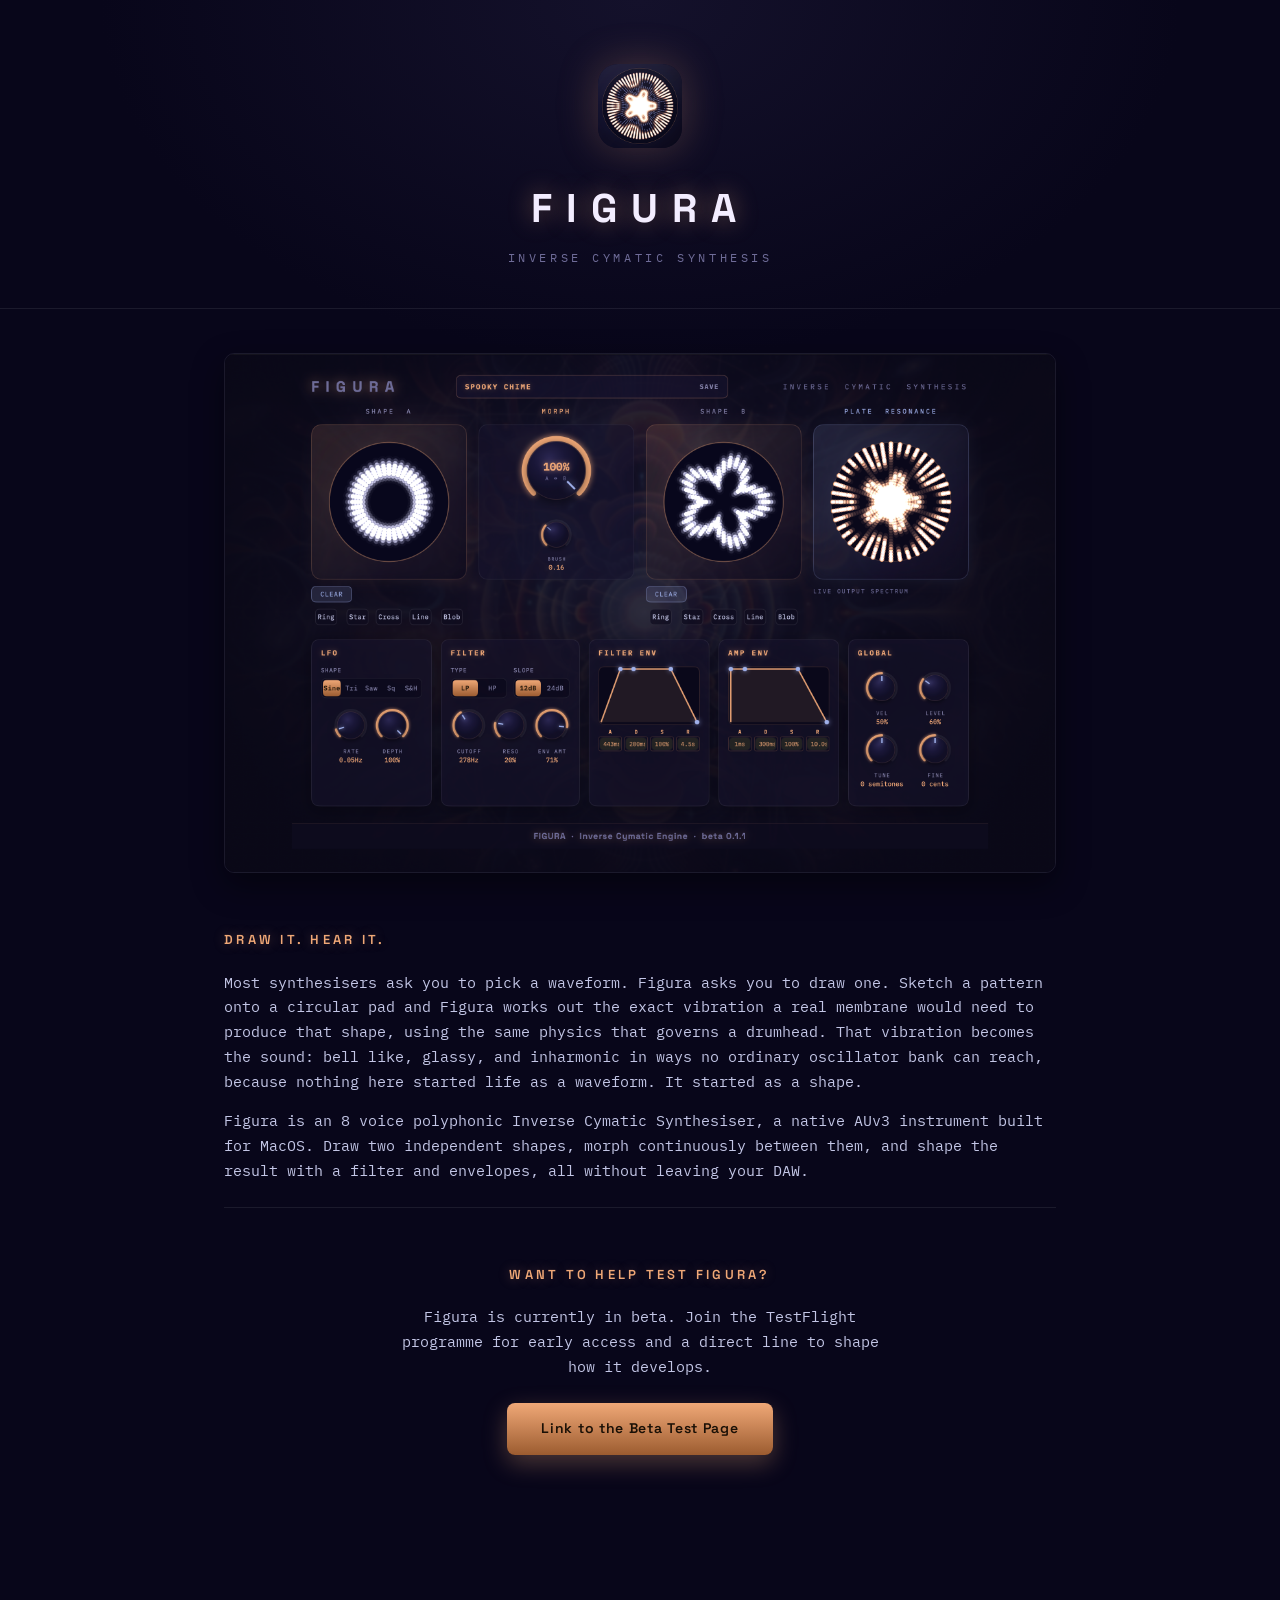
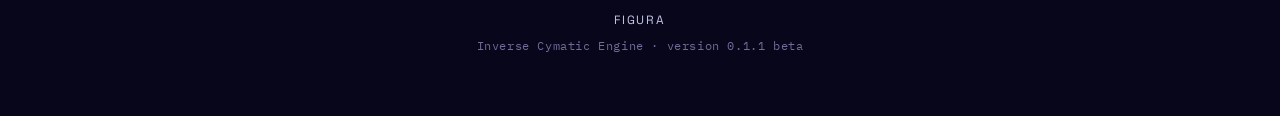
<file: index.html>
<!DOCTYPE html>
<html lang="en">
<head>
<meta charset="UTF-8">
<meta name="viewport" content="width=device-width, initial-scale=1.0">
<title>Figura</title>
<link rel="icon" href="assets/figura-icon.png">
<link rel="preconnect" href="https://fonts.googleapis.com">
<link rel="preconnect" href="https://fonts.gstatic.com" crossorigin>
<link href="https://fonts.googleapis.com/css2?family=IBM+Plex+Mono:wght@400;500;600;700&family=Space+Grotesk:wght@400;500;600;700&display=swap" rel="stylesheet">
<link rel="stylesheet" href="assets/styles.css">
</head>
<body>

<header class="hero">
  <img src="assets/figura-icon.png" alt="Figura icon">
  <div class="wordmark">FIGURA</div>
  <div class="tagline">Inverse Cymatic Synthesis</div>
</header>

<div class="wrap wrap--manual">

  <img class="screenshot screenshot--hero" src="assets/figura-v0.1.1beta-screenshot-b-spooky-chime-2026-07-14.png" alt="Figura main window, showing the Shape A/B drawing pads, Morph control, Plate Resonance display, and sound design panels">

  <section id="pitch">
    <h2>Draw It. Hear It.</h2>
    <p>
      Most synthesisers ask you to pick a waveform. Figura asks you to draw one. Sketch a
      pattern onto a circular pad and Figura works out the exact vibration a real membrane
      would need to produce that shape, using the same physics that governs a drumhead. That
      vibration becomes the sound: bell like, glassy, and inharmonic in ways no ordinary
      oscillator bank can reach, because nothing here started life as a waveform. It started
      as a shape.
    </p>
    <p>
      Figura is an 8 voice polyphonic Inverse Cymatic Synthesiser, a native AUv3 instrument
      built for MacOS. Draw two independent shapes, morph continuously
      between them, and shape the result with a filter and envelopes, all
      without leaving your DAW.
    </p>
  </section>
  
  <section id="join-beta" class="cta-section">
    <h2>Want to Help Test Figura?</h2>
    <p>Figura is currently in beta. Join the TestFlight programme for early access and a
      direct line to shape how it develops.</p>
    <a class="btn btn--solid" href="https://jimmcmillan.github.io/figura-docs/figura-beta-v0.1-manual.html" target="_blank" rel="noopener">Link to the Beta Test Page</a>
  </section>

</div>

<footer>
  <div class="footer-title">FIGURA</div>
  Inverse Cymatic Engine · version 0.1.1 beta
</footer>

</body>
</html>
</file>
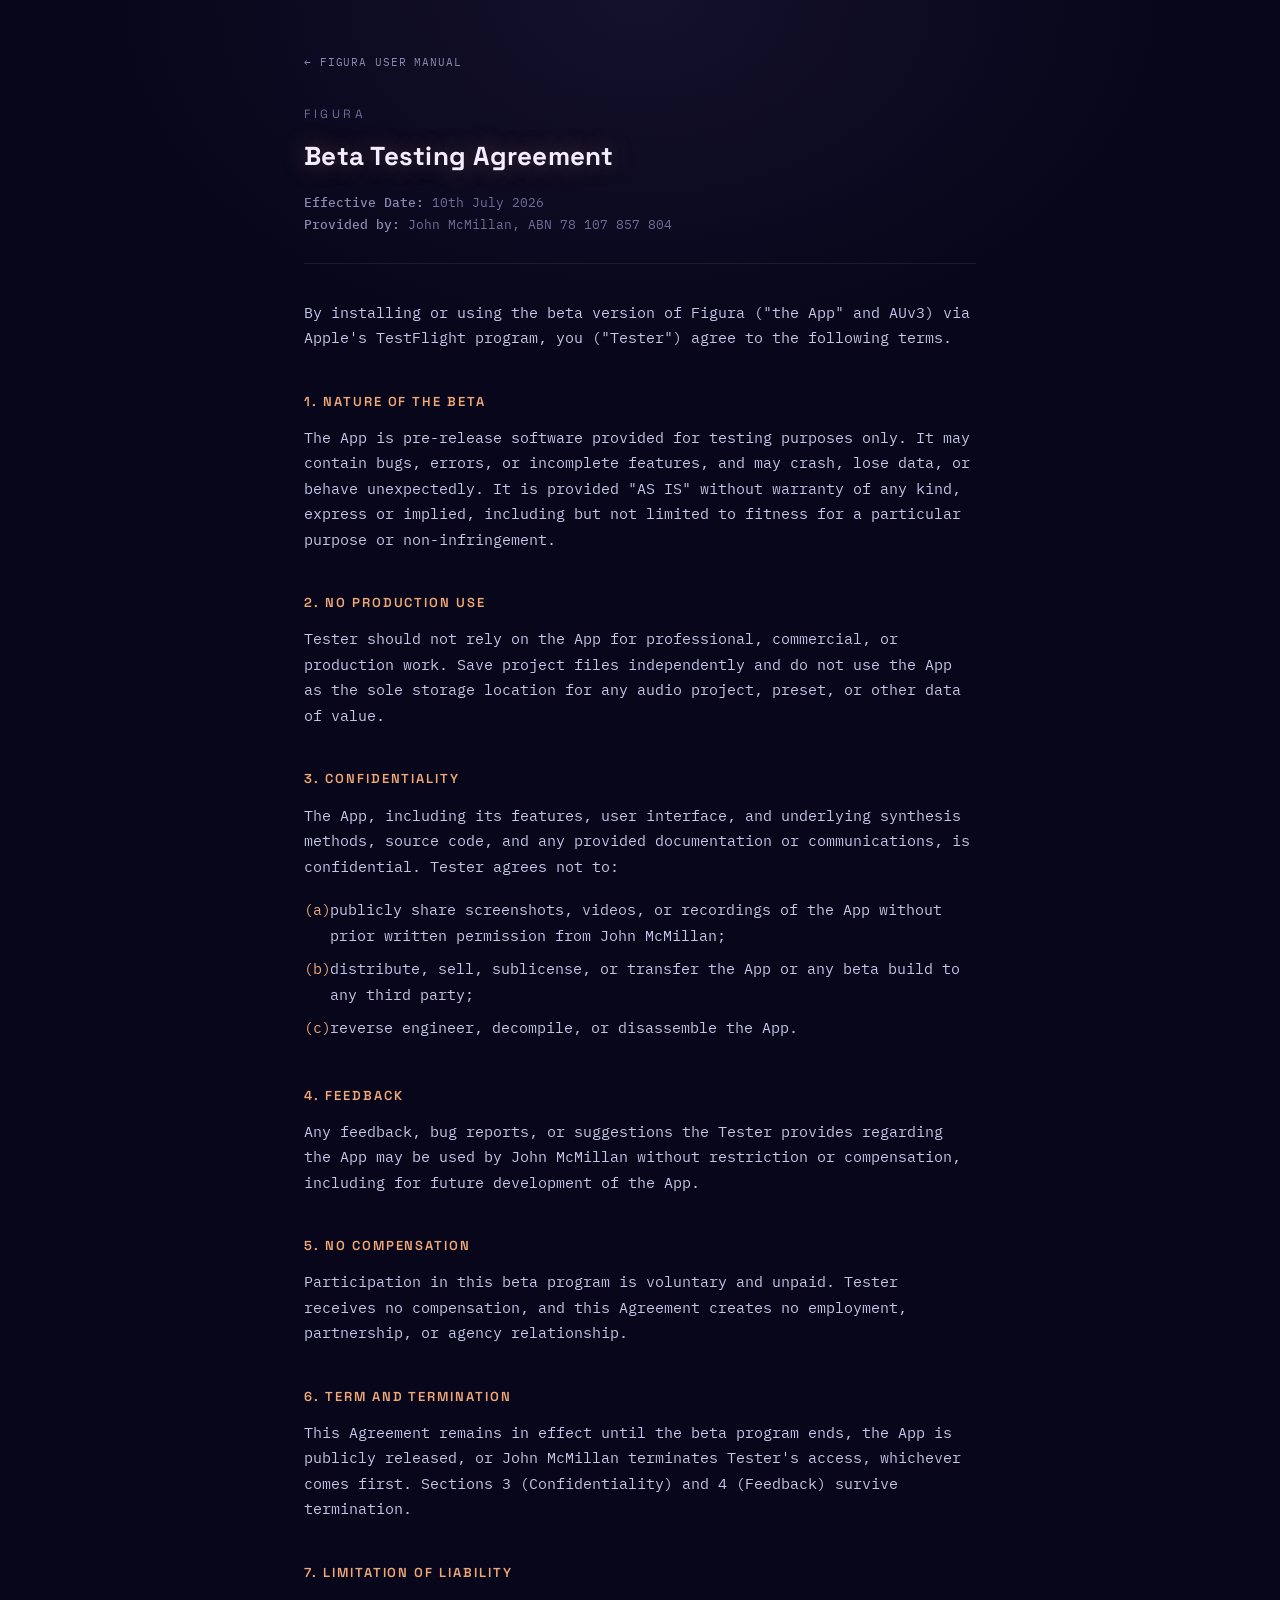
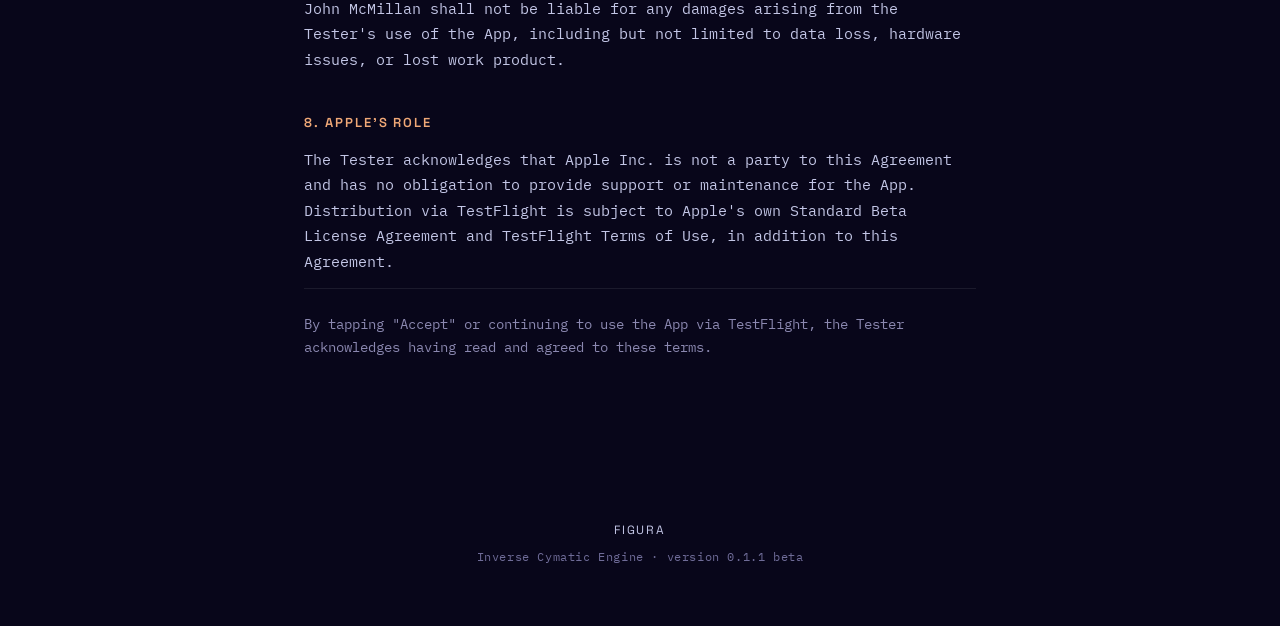
<file: figura-beta-tester-agreement.html>
<!DOCTYPE html>
<html lang="en">
<head>
<meta charset="UTF-8">
<meta name="viewport" content="width=device-width, initial-scale=1.0">
<title>Figura: Beta Testing Agreement</title>
<link rel="icon" href="assets/figura-icon.png">
<link rel="preconnect" href="https://fonts.googleapis.com">
<link rel="preconnect" href="https://fonts.gstatic.com" crossorigin>
<link href="https://fonts.googleapis.com/css2?family=IBM+Plex+Mono:wght@400;500;600;700&family=Space+Grotesk:wght@400;500;600;700&display=swap" rel="stylesheet">
<link rel="stylesheet" href="assets/styles.css">
</head>
<body>

<div class="wrap wrap--legal">
  <a class="back-link" href="figura-beta-v0.1-manual.html">← Figura User Manual</a>

  <div class="doc-header">
    <div class="doc-eyebrow">FIGURA</div>
    <h1>Beta Testing Agreement</h1>
    <div class="doc-meta">
      <strong>Effective Date:</strong> 10th July 2026<br>
      <strong>Provided by:</strong> John McMillan, ABN 78 107 857 804
    </div>
  </div>

  <p>By installing or using the beta version of Figura ("the App" and AUv3) via Apple's
    TestFlight program, you ("Tester") agree to the following terms.</p>

  <h2>1. Nature of the Beta</h2>
  <p>The App is pre-release software provided for testing purposes only. It may contain
    bugs, errors, or incomplete features, and may crash, lose data, or behave unexpectedly.
    It is provided "AS IS" without warranty of any kind, express or implied, including but
    not limited to fitness for a particular purpose or non-infringement.</p>

  <h2>2. No Production Use</h2>
  <p>Tester should not rely on the App for professional, commercial, or production work.
    Save project files independently and do not use the App as the sole storage location for
    any audio project, preset, or other data of value.</p>

  <h2>3. Confidentiality</h2>
  <p>The App, including its features, user interface, and underlying synthesis methods,
    source code, and any provided documentation or communications, is confidential. Tester
    agrees not to:</p>
  <ul class="lettered">
    <li data-marker="(a)">publicly share screenshots, videos, or recordings of the App
      without prior written permission from John McMillan;</li>
    <li data-marker="(b)">distribute, sell, sublicense, or transfer the App or any beta
      build to any third party;</li>
    <li data-marker="(c)">reverse engineer, decompile, or disassemble the App.</li>
  </ul>

  <h2>4. Feedback</h2>
  <p>Any feedback, bug reports, or suggestions the Tester provides regarding the App may be
    used by John McMillan without restriction or compensation, including for future
    development of the App.</p>

  <h2>5. No Compensation</h2>
  <p>Participation in this beta program is voluntary and unpaid. Tester receives no
    compensation, and this Agreement creates no employment, partnership, or agency
    relationship.</p>

  <h2>6. Term and Termination</h2>
  <p>This Agreement remains in effect until the beta program ends, the App is publicly
    released, or John McMillan terminates Tester's access, whichever comes first. Sections 3
    (Confidentiality) and 4 (Feedback) survive termination.</p>

  <h2>7. Limitation of Liability</h2>
  <p>John McMillan shall not be liable for any damages arising from the Tester's use of the
    App, including but not limited to data loss, hardware issues, or lost work product.</p>

  <h2>8. Apple's Role</h2>
  <p>The Tester acknowledges that Apple Inc. is not a party to this Agreement and has no
    obligation to provide support or maintenance for the App. Distribution via TestFlight is
    subject to Apple's own Standard Beta License Agreement and TestFlight Terms of Use, in
    addition to this Agreement.</p>

  <p class="closing">By tapping "Accept" or continuing to use the App via TestFlight, the
    Tester acknowledges having read and agreed to these terms.</p>
</div>

<footer>
  <div class="footer-title">FIGURA</div>
  Inverse Cymatic Engine · version 0.1.1 beta
</footer>

</body>
</html>
</file>
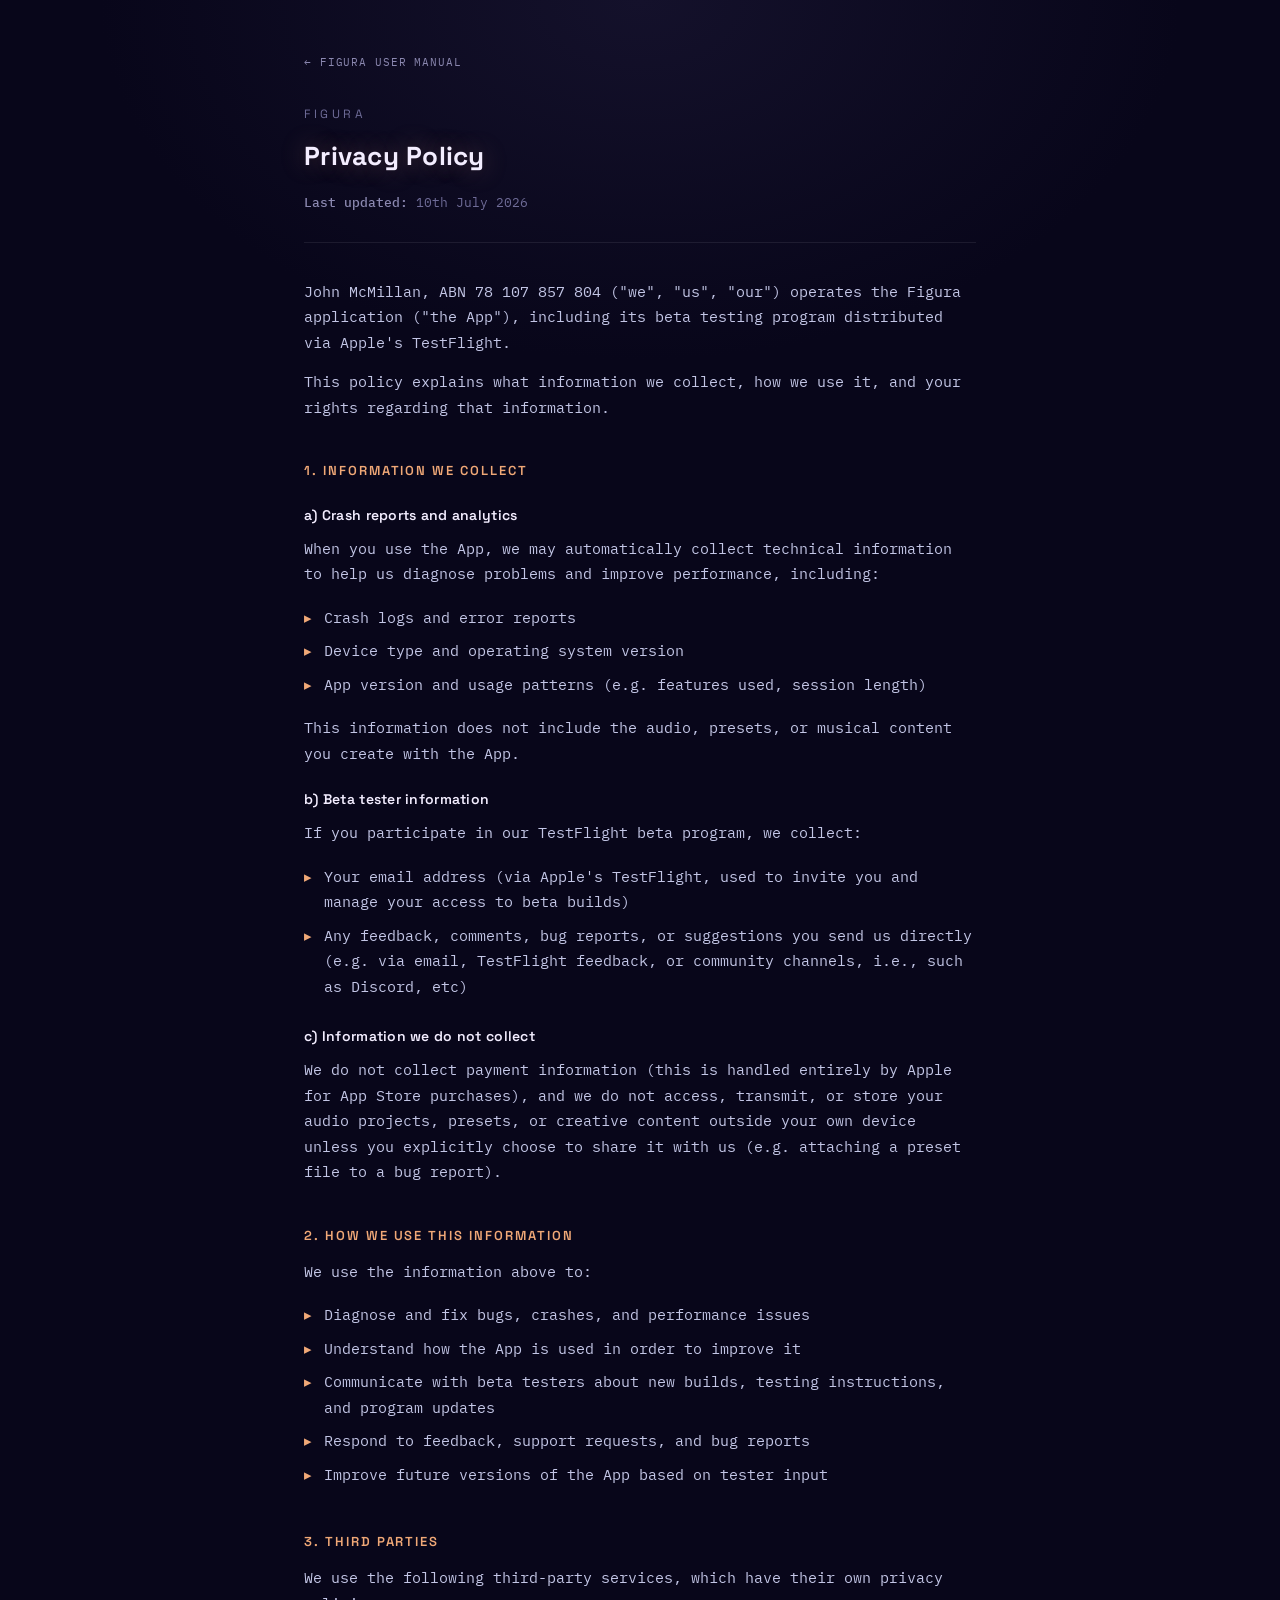
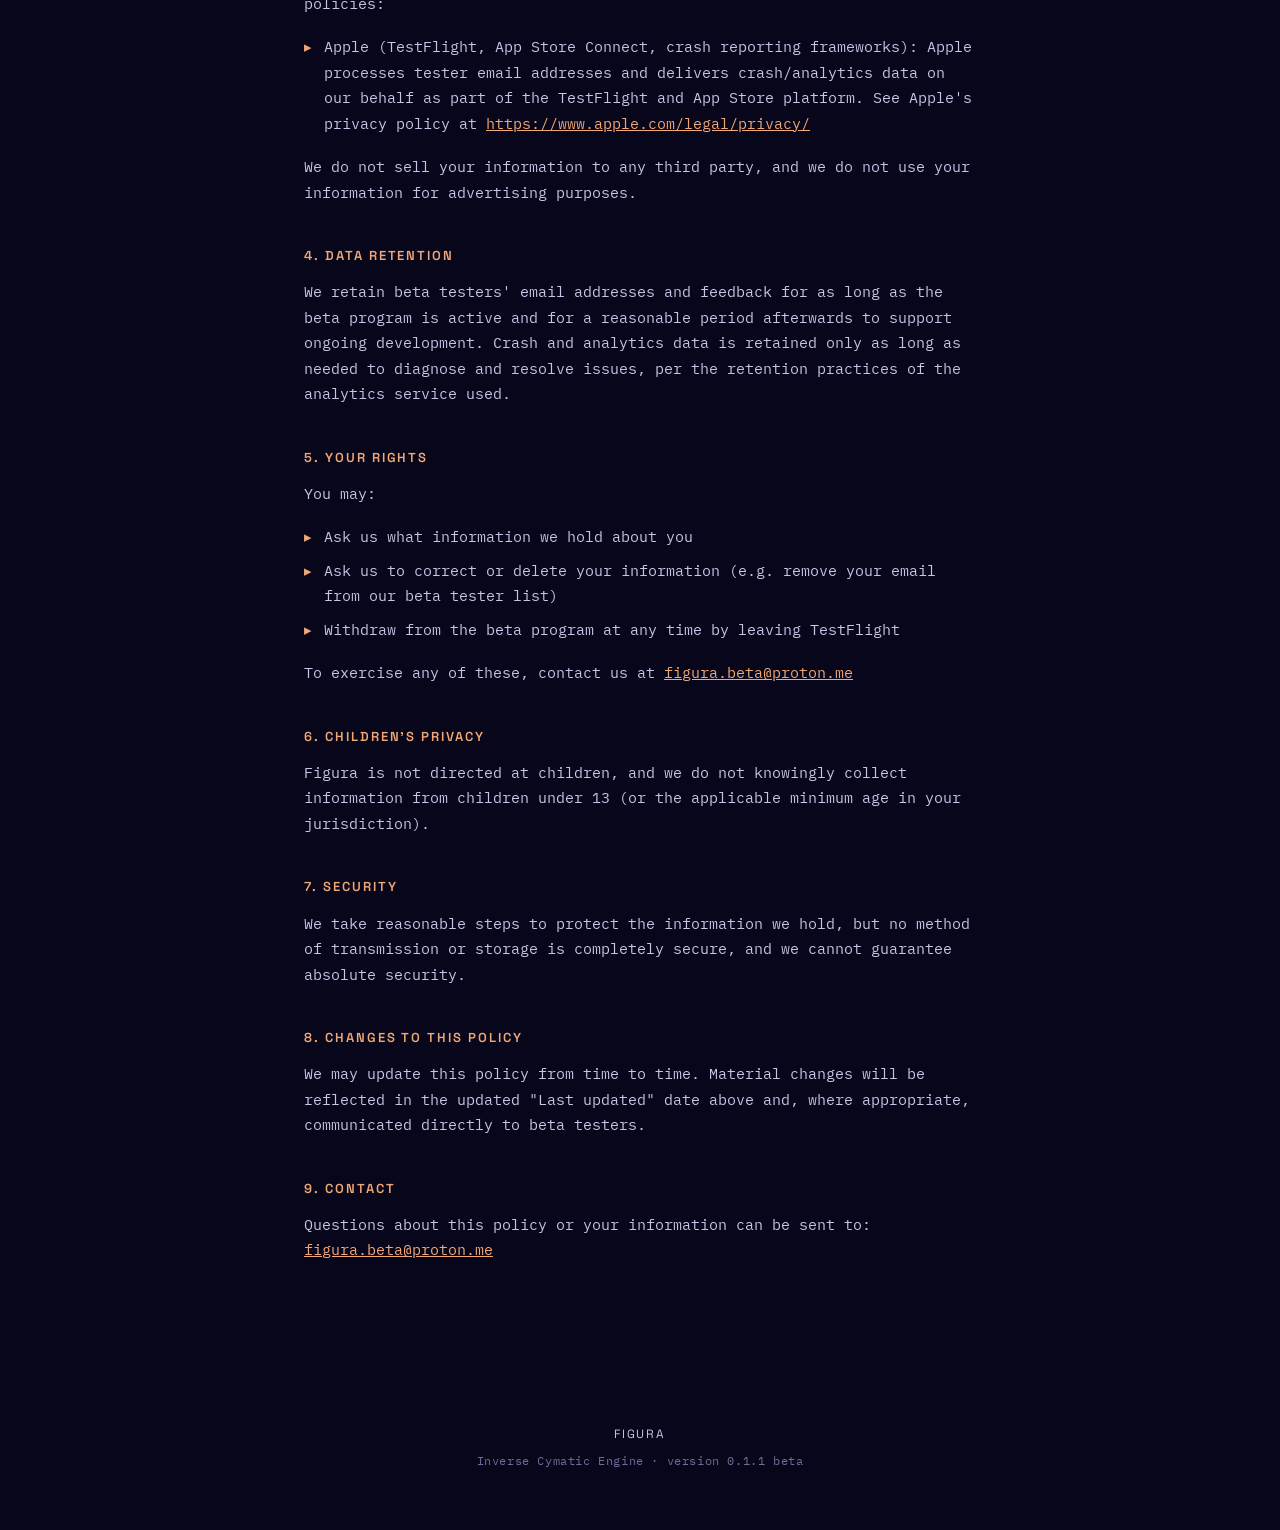
<file: figura-beta-tester-privacy-policy.html>
<!DOCTYPE html>
<html lang="en">
<head>
<meta charset="UTF-8">
<meta name="viewport" content="width=device-width, initial-scale=1.0">
<title>Figura: Privacy Policy</title>
<link rel="icon" href="assets/figura-icon.png">
<link rel="preconnect" href="https://fonts.googleapis.com">
<link rel="preconnect" href="https://fonts.gstatic.com" crossorigin>
<link href="https://fonts.googleapis.com/css2?family=IBM+Plex+Mono:wght@400;500;600;700&family=Space+Grotesk:wght@400;500;600;700&display=swap" rel="stylesheet">
<link rel="stylesheet" href="assets/styles.css">
</head>
<body>

<div class="wrap wrap--legal">
  <a class="back-link" href="figura-beta-v0.1-manual.html">← Figura User Manual</a>

  <div class="doc-header">
    <div class="doc-eyebrow">FIGURA</div>
    <h1>Privacy Policy</h1>
    <div class="doc-meta">
      <strong>Last updated:</strong> 10th July 2026
    </div>
  </div>

  <p>John McMillan, ABN 78 107 857 804 ("we", "us", "our") operates the Figura application
    ("the App"), including its beta testing program distributed via Apple's TestFlight.</p>
  <p>This policy explains what information we collect, how we use it, and your rights
    regarding that information.</p>

  <h2>1. Information We Collect</h2>

  <h3>a) Crash reports and analytics</h3>
  <p>When you use the App, we may automatically collect technical information to help us
    diagnose problems and improve performance, including:</p>
  <ul class="bullets">
    <li>Crash logs and error reports</li>
    <li>Device type and operating system version</li>
    <li>App version and usage patterns (e.g. features used, session length)</li>
  </ul>
  <p>This information does not include the audio, presets, or musical content you create
    with the App.</p>

  <h3>b) Beta tester information</h3>
  <p>If you participate in our TestFlight beta program, we collect:</p>
  <ul class="bullets">
    <li>Your email address (via Apple's TestFlight, used to invite you and manage your
      access to beta builds)</li>
    <li>Any feedback, comments, bug reports, or suggestions you send us directly (e.g. via
      email, TestFlight feedback, or community channels, i.e., such as Discord, etc)</li>
  </ul>

  <h3>c) Information we do not collect</h3>
  <p>We do not collect payment information (this is handled entirely by Apple for App Store
    purchases), and we do not access, transmit, or store your audio projects, presets, or
    creative content outside your own device unless you explicitly choose to share it with
    us (e.g. attaching a preset file to a bug report).</p>

  <h2>2. How We Use This Information</h2>
  <p>We use the information above to:</p>
  <ul class="bullets">
    <li>Diagnose and fix bugs, crashes, and performance issues</li>
    <li>Understand how the App is used in order to improve it</li>
    <li>Communicate with beta testers about new builds, testing instructions, and program
      updates</li>
    <li>Respond to feedback, support requests, and bug reports</li>
    <li>Improve future versions of the App based on tester input</li>
  </ul>

  <h2>3. Third Parties</h2>
  <p>We use the following third-party services, which have their own privacy policies:</p>
  <ul class="bullets">
    <li>Apple (TestFlight, App Store Connect, crash reporting frameworks): Apple processes
      tester email addresses and delivers crash/analytics data on our behalf as part of the
      TestFlight and App Store platform. See Apple's privacy policy at
      <a href="https://www.apple.com/legal/privacy/">https://www.apple.com/legal/privacy/</a></li>
  </ul>
  <p>We do not sell your information to any third party, and we do not use your information
    for advertising purposes.</p>

  <h2>4. Data Retention</h2>
  <p>We retain beta testers' email addresses and feedback for as long as the beta program is
    active and for a reasonable period afterwards to support ongoing development. Crash and
    analytics data is retained only as long as needed to diagnose and resolve issues, per the
    retention practices of the analytics service used.</p>

  <h2>5. Your Rights</h2>
  <p>You may:</p>
  <ul class="bullets">
    <li>Ask us what information we hold about you</li>
    <li>Ask us to correct or delete your information (e.g. remove your email from our beta
      tester list)</li>
    <li>Withdraw from the beta program at any time by leaving TestFlight</li>
  </ul>
  <p>To exercise any of these, contact us at <a href="mailto:figura.beta@proton.me">figura.beta@proton.me</a></p>

  <h2>6. Children's Privacy</h2>
  <p>Figura is not directed at children, and we do not knowingly collect information from
    children under 13 (or the applicable minimum age in your jurisdiction).</p>

  <h2>7. Security</h2>
  <p>We take reasonable steps to protect the information we hold, but no method of
    transmission or storage is completely secure, and we cannot guarantee absolute
    security.</p>

  <h2>8. Changes to This Policy</h2>
  <p>We may update this policy from time to time. Material changes will be reflected in the
    updated "Last updated" date above and, where appropriate, communicated directly to beta
    testers.</p>

  <h2>9. Contact</h2>
  <p>Questions about this policy or your information can be sent to:<br>
    <a href="mailto:figura.beta@proton.me">figura.beta@proton.me</a></p>
</div>

<footer>
  <div class="footer-title">FIGURA</div>
  Inverse Cymatic Engine · version 0.1.1 beta
</footer>

</body>
</html>
</file>
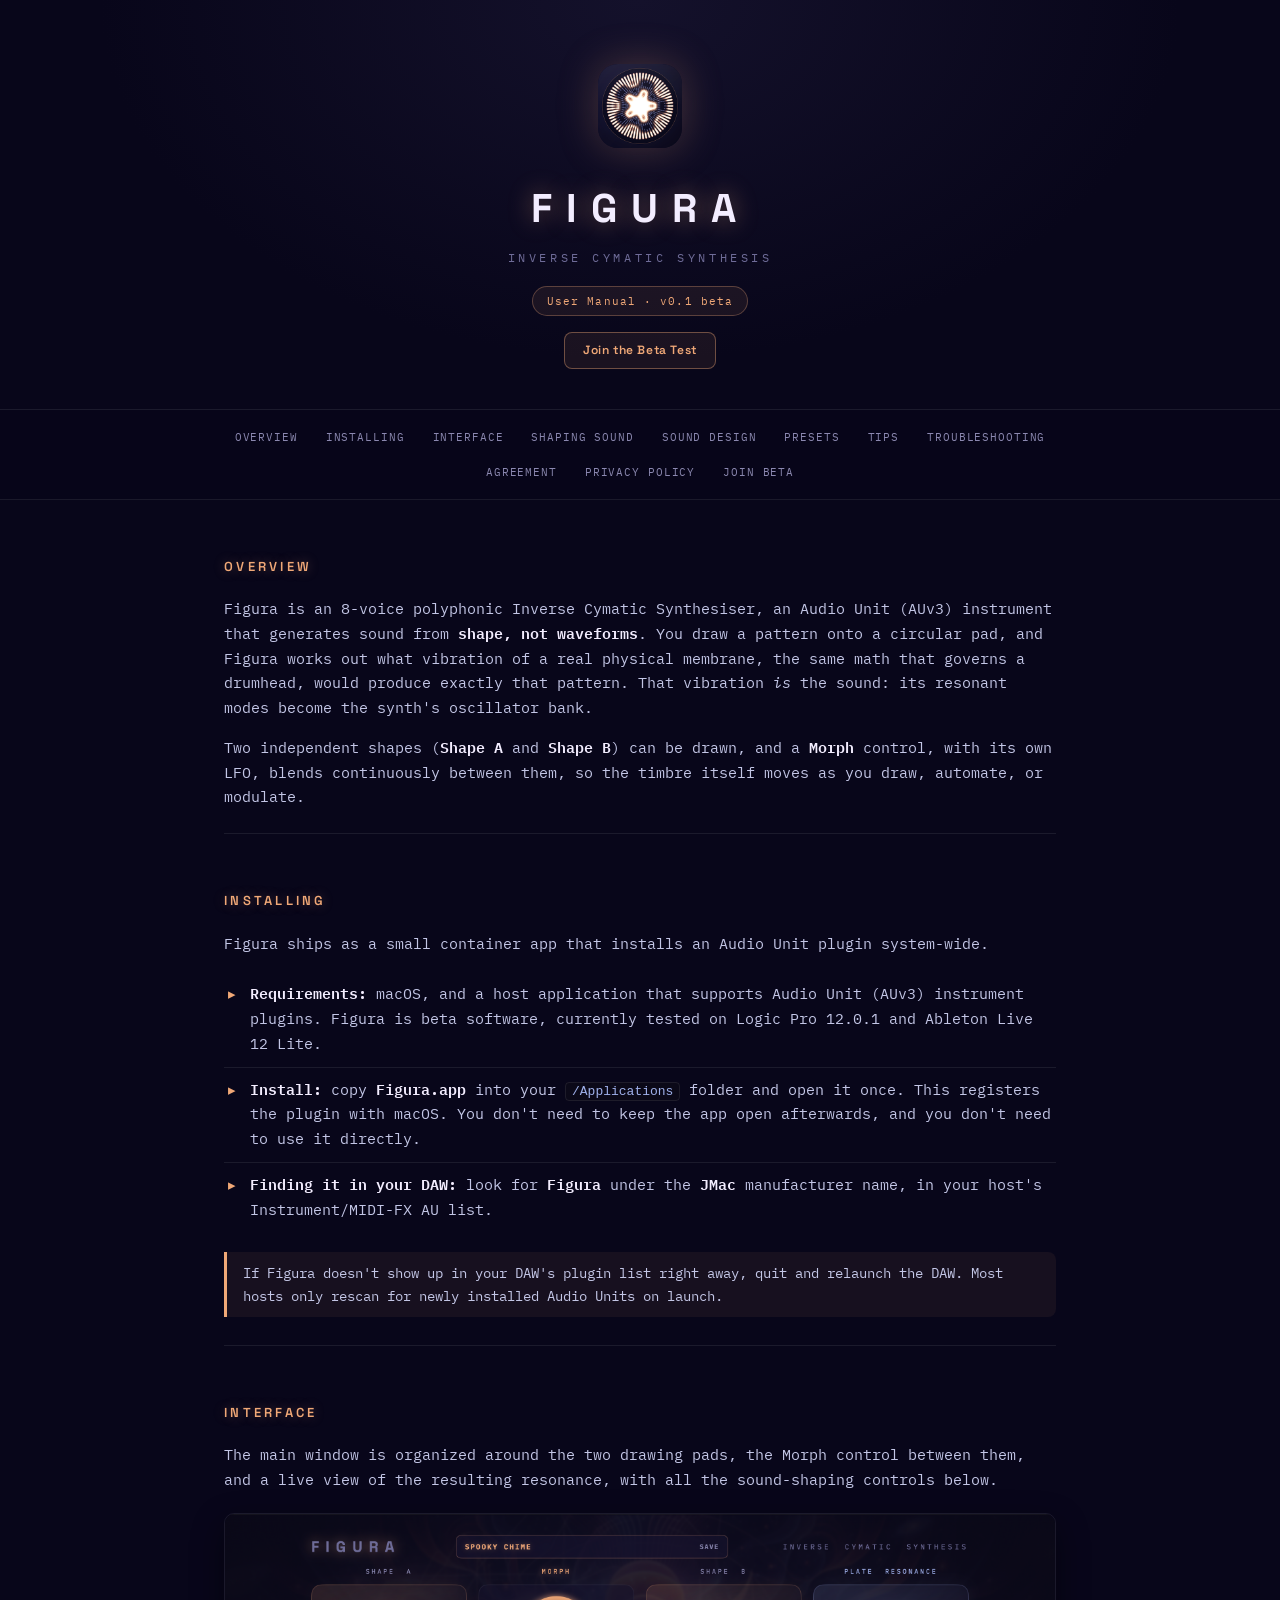
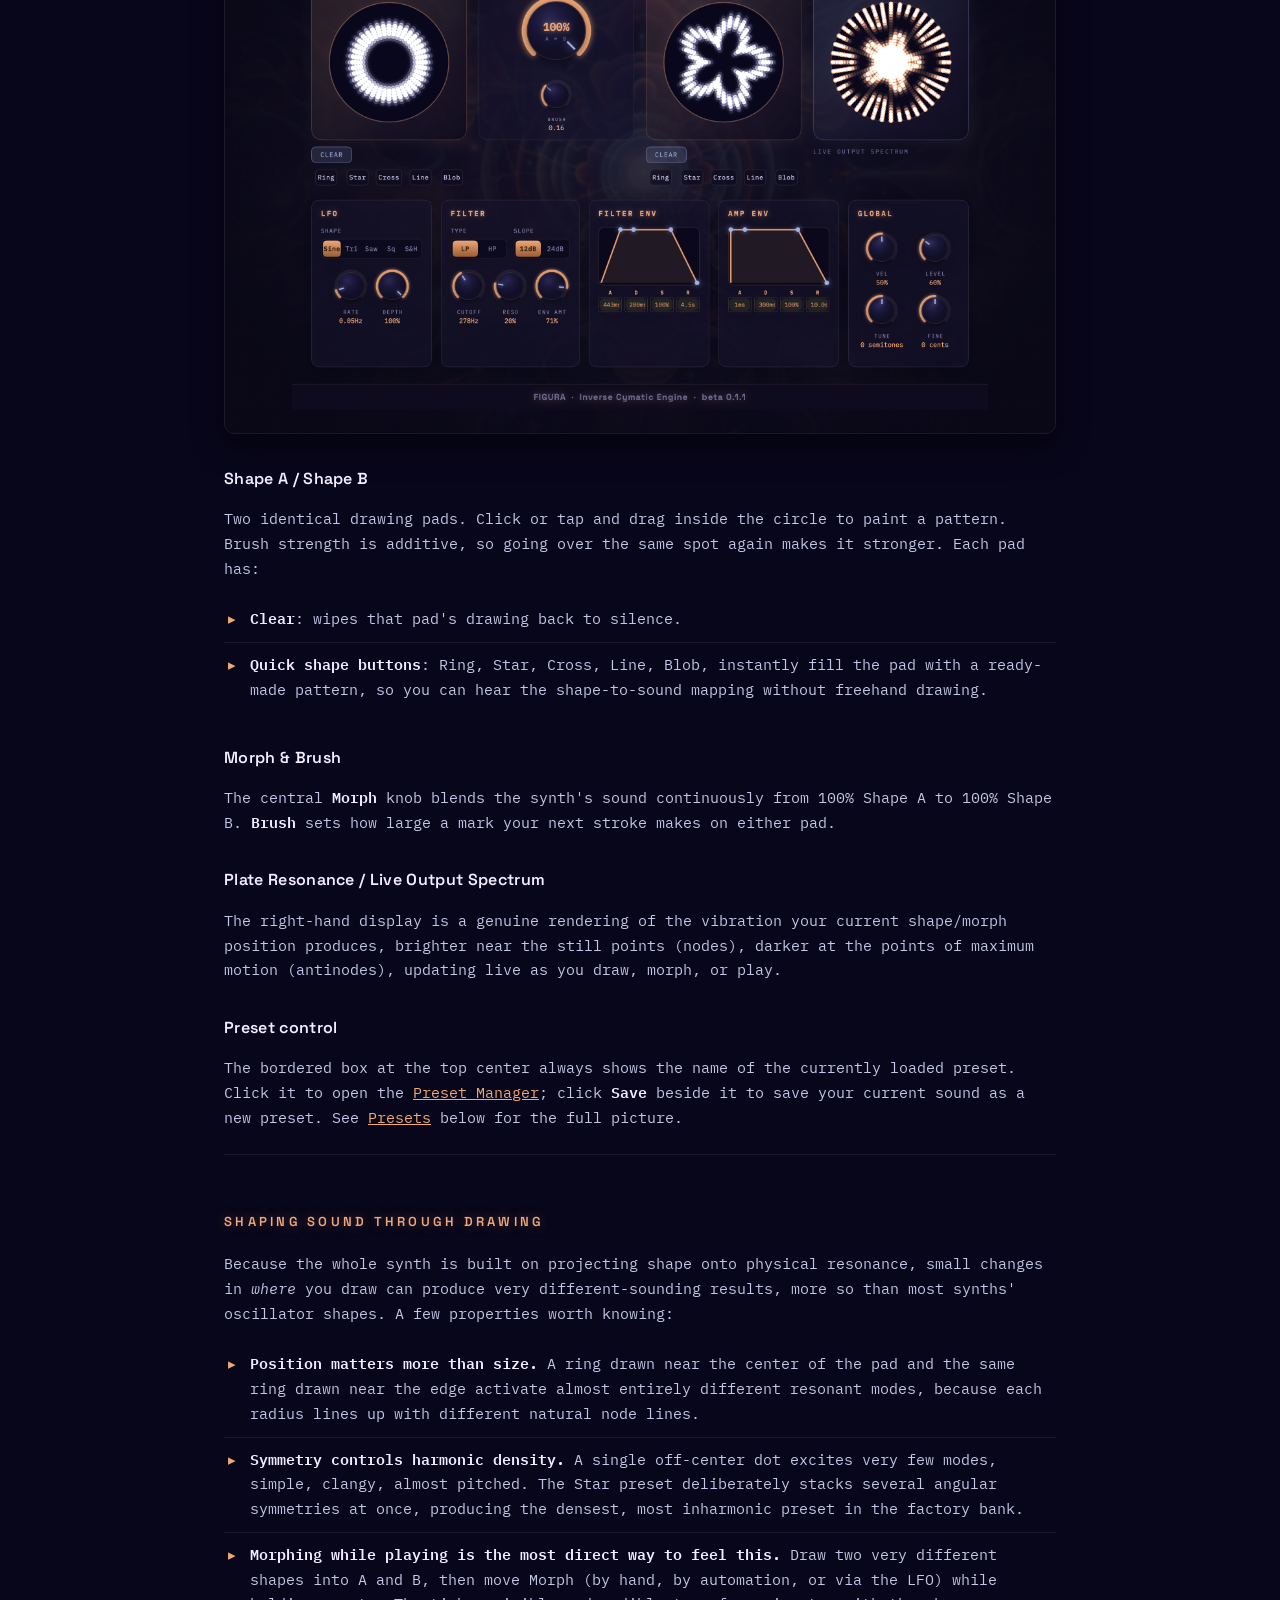
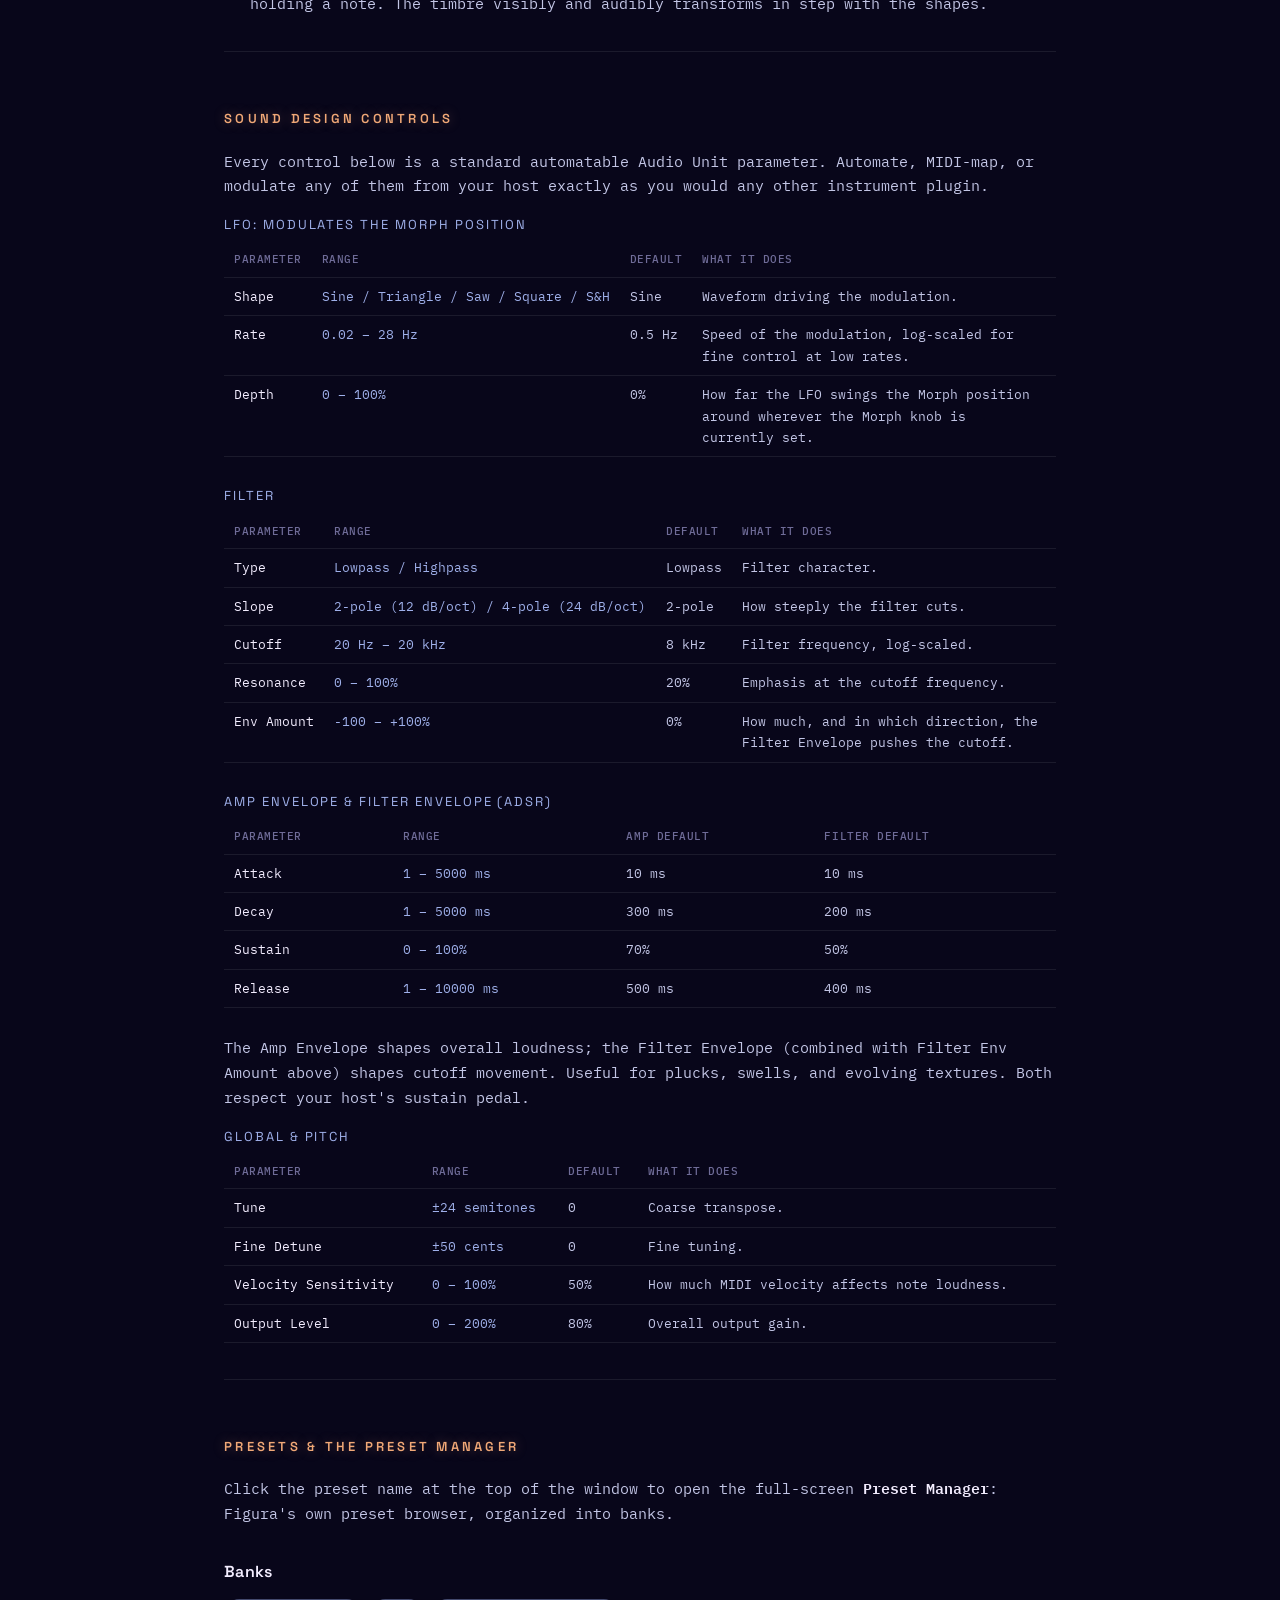
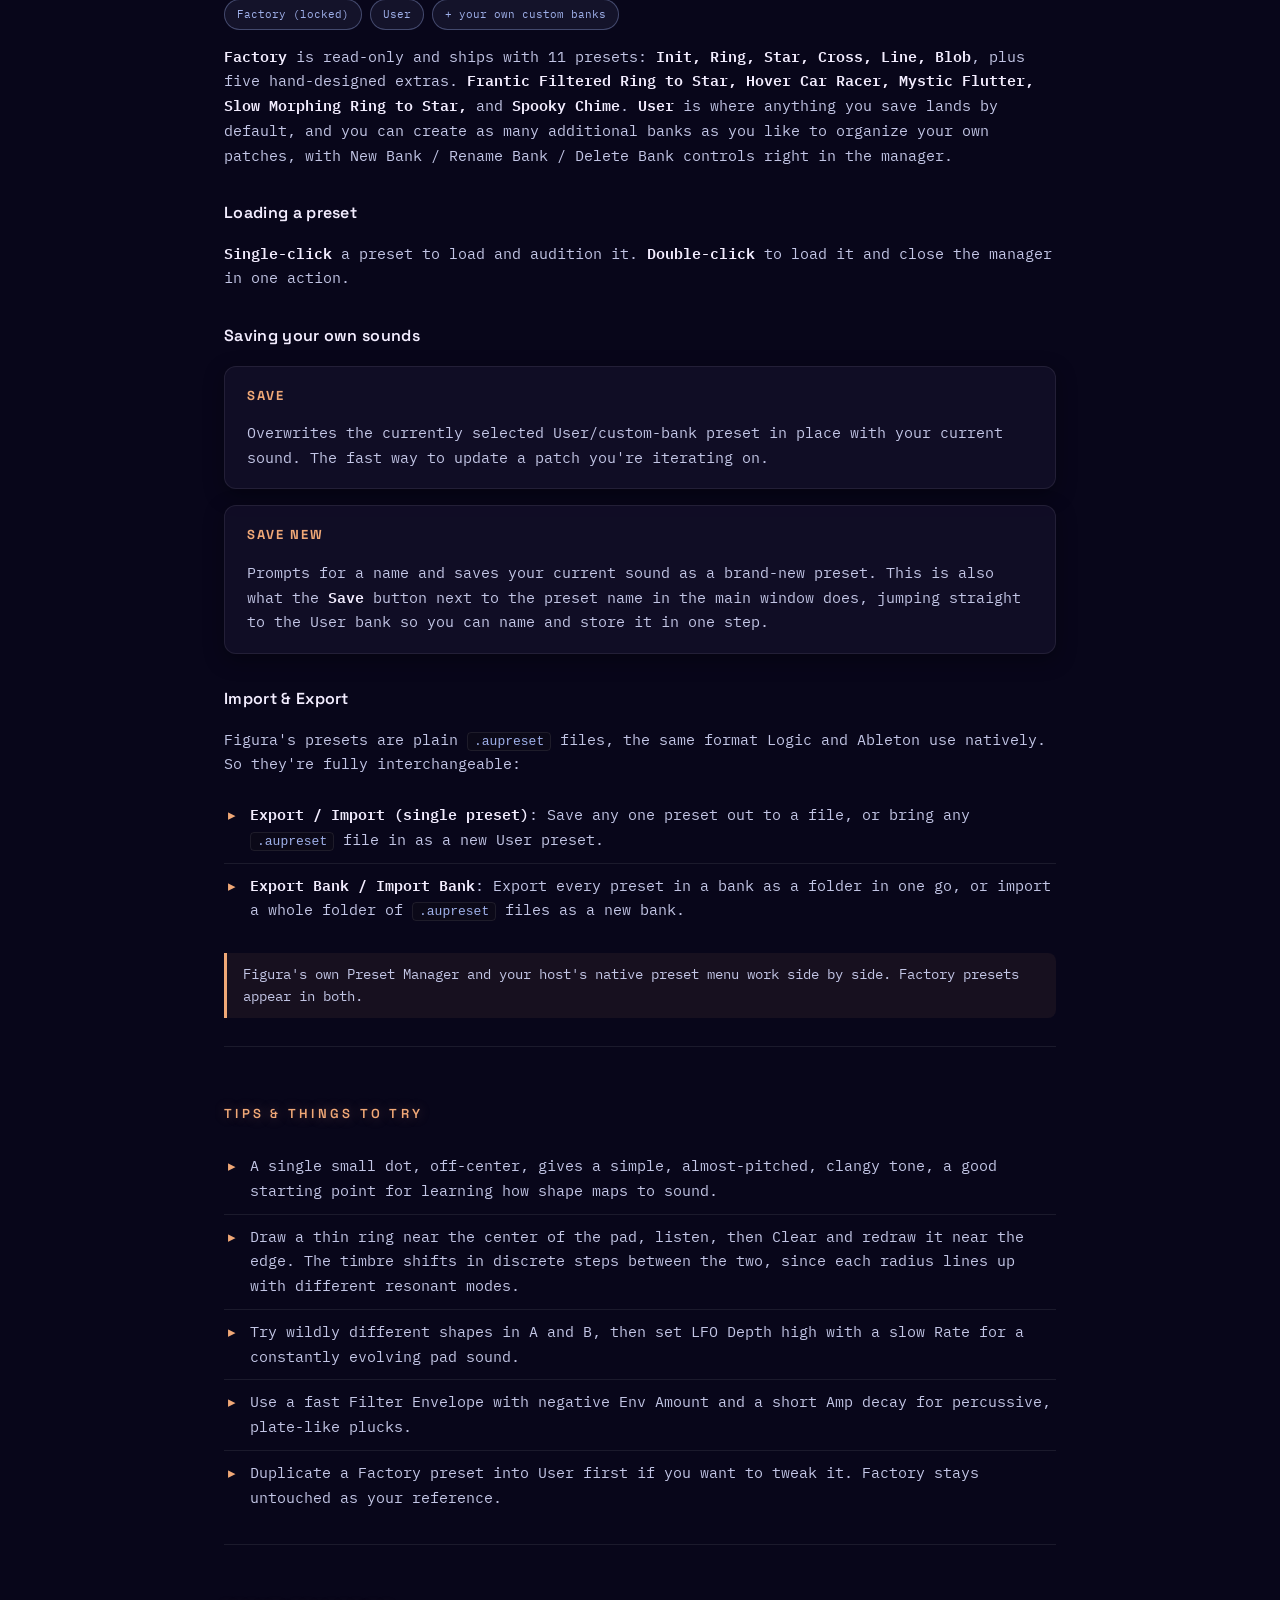
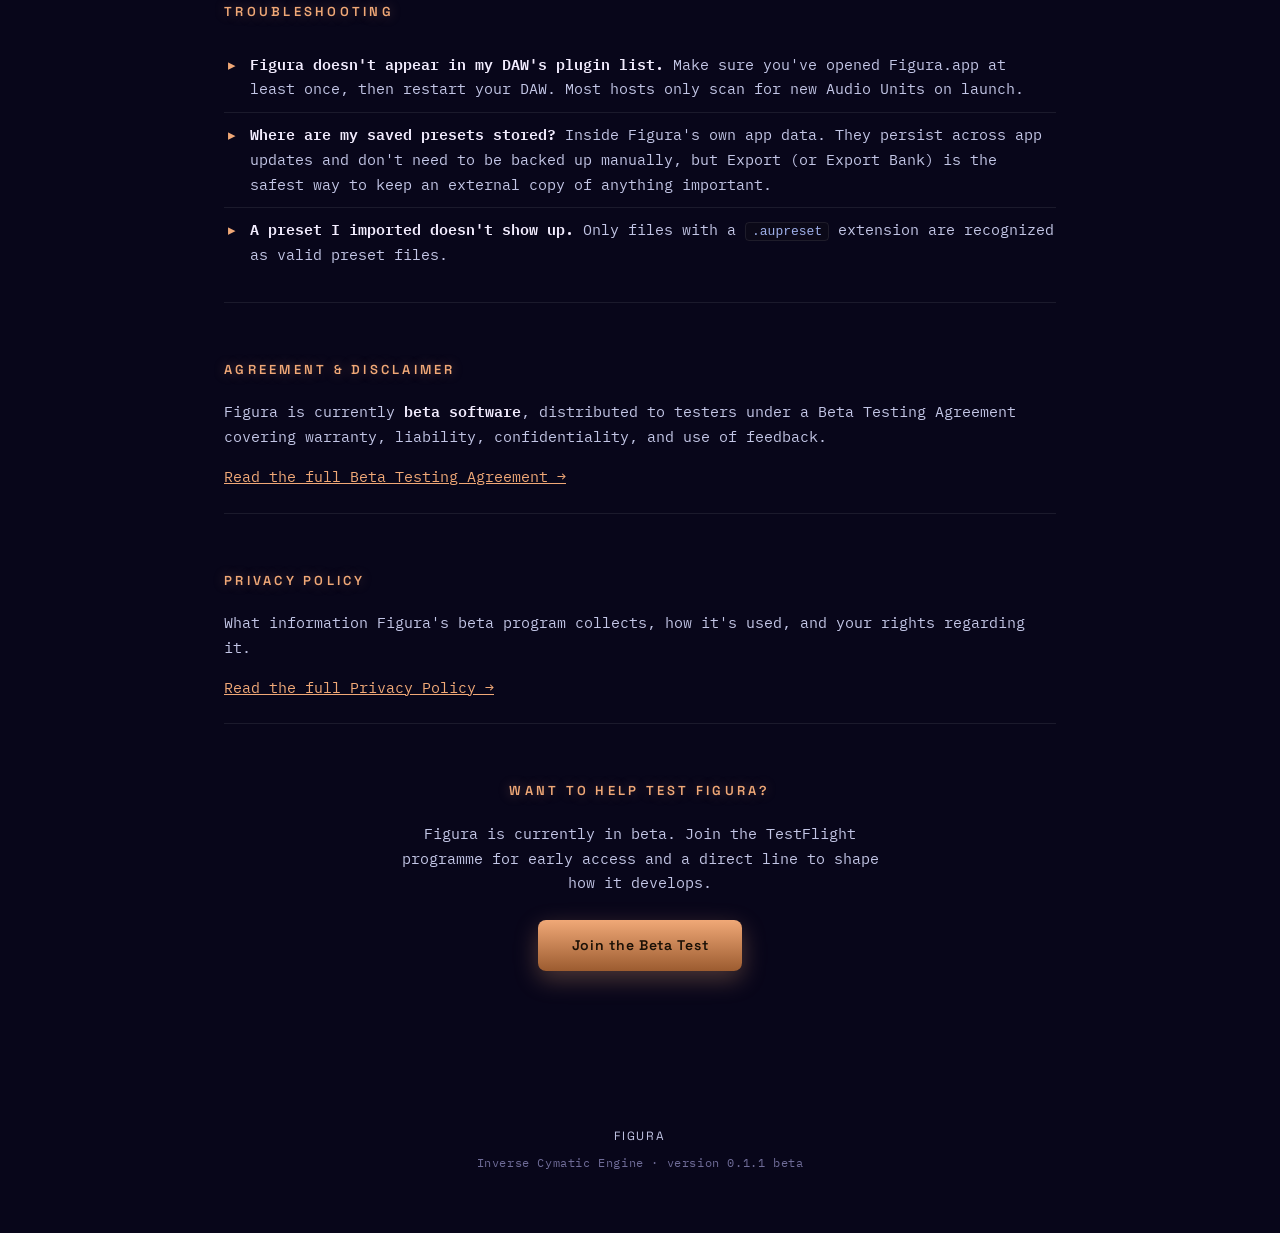
<file: figura-beta-v0.1-manual.html>
<!DOCTYPE html>
<html lang="en">
<head>
<meta charset="UTF-8">
<meta name="viewport" content="width=device-width, initial-scale=1.0">
<title>Figura: User Manual</title>
<link rel="icon" href="assets/figura-icon.png">
<link rel="preconnect" href="https://fonts.googleapis.com">
<link rel="preconnect" href="https://fonts.gstatic.com" crossorigin>
<link href="https://fonts.googleapis.com/css2?family=IBM+Plex+Mono:wght@400;500;600;700&family=Space+Grotesk:wght@400;500;600;700&display=swap" rel="stylesheet">
<link rel="stylesheet" href="assets/styles.css">
</head>
<body>

<header class="hero">
  <img src="assets/figura-icon.png" alt="Figura icon">
  <div class="wordmark">FIGURA</div>
  <div class="tagline">Inverse Cymatic Synthesis</div>
  <div class="version-badge">User Manual · v0.1 beta</div>
  <div class="hero-cta">
    <a class="btn btn--ghost" href="https://testflight.apple.com/join/MfzprnBw" target="_blank" rel="noopener">Join the Beta Test</a>
  </div>
</header>

<nav class="toc">
  <ul>
    <li><a href="#overview">Overview</a></li>
    <li><a href="#installing">Installing</a></li>
    <li><a href="#interface">Interface</a></li>
    <li><a href="#shaping">Shaping Sound</a></li>
    <li><a href="#sound-design">Sound Design</a></li>
    <li><a href="#presets">Presets</a></li>
    <li><a href="#tips">Tips</a></li>
    <li><a href="#troubleshooting">Troubleshooting</a></li>
    <li><a href="#legal">Agreement</a></li>
    <li><a href="#privacy">Privacy Policy</a></li>
    <li><a href="#join-beta">Join Beta</a></li>
  </ul>
</nav>

<div class="wrap wrap--manual">

  <section id="overview">
    <h2>Overview</h2>
    <p>
      Figura is an 8-voice polyphonic Inverse Cymatic Synthesiser, an Audio Unit (AUv3)
      instrument that generates sound from <strong>shape, not waveforms</strong>. You draw a
      pattern onto a circular pad, and Figura works out
      what vibration of a real physical membrane, the same math that governs a drumhead, 
      would produce exactly that pattern. That vibration <em>is</em> the sound: its
      resonant modes become the synth's oscillator bank.
    </p>
    <p>
      Two independent shapes (<strong>Shape A</strong> and <strong>Shape B</strong>) can be
      drawn, and a <strong>Morph</strong> control, with its own LFO, blends continuously
      between them, so the timbre itself moves as you draw, automate, or modulate.
    </p>
	<!--
    <div class="note">
      <strong>You don't need the physics to use it.</strong> This manual is written for
      playing and sound-designing with Figura, not for the math behind it. If you're curious
      how the projection actually works, the technical write-up lives alongside the source
      code in the project's <code>README.md</code>.
    </div>>
		-->
  </section>

  <section id="installing">
    <h2>Installing</h2>
    <p>Figura ships as a small container app that installs an Audio Unit plugin system-wide.</p>
    <ul class="feature-list">
      <li><strong>Requirements:</strong> macOS, and a host application that supports Audio Unit
        (AUv3) instrument plugins. Figura is beta software, currently tested on Logic Pro 12.0.1
        and Ableton Live 12 Lite.</li>
      <li><strong>Install:</strong> copy <strong>Figura.app</strong> into your
        <code>/Applications</code> folder and open it once. This registers the plugin with
        macOS. You don't need to keep the app open afterwards, and you don't need to use it
        directly.</li>
      <li><strong>Finding it in your DAW:</strong> look for <strong>Figura</strong> under the
        <strong>JMac</strong> manufacturer name, in your host's Instrument/MIDI-FX AU list.</li>
    </ul>
    <div class="note">
      If Figura doesn't show up in your DAW's plugin list right away, quit and relaunch the
      DAW. Most hosts only rescan for newly installed Audio Units on launch.
    </div>
  </section>

  <section id="interface">
    <h2>Interface</h2>
    <p>The main window is organized around the two drawing pads, the Morph control between
      them, and a live view of the resulting resonance, with all the sound-shaping controls
      below.</p>

    <img class="screenshot" src="assets/figura-v0.1.1beta-screenshot-b-spooky-chime-2026-07-14.png" alt="Figura main window, showing the Shape A/B drawing pads, Morph control, Plate Resonance display, and sound design panels">

    <h3>Shape A / Shape B</h3>
    <p>Two identical drawing pads. Click or tap and drag inside the circle to paint a pattern.
	  Brush strength is additive, so going over the same spot again makes it stronger.
      Each pad has:</p>
    <ul class="feature-list">
      <li><strong>Clear</strong>: wipes that pad's drawing back to silence.</li>
      <li><strong>Quick shape buttons</strong>: Ring, Star, Cross, Line, Blob, instantly
        fill the pad with a ready-made pattern, so you can hear the shape-to-sound mapping
        without freehand drawing.</li>
    </ul>

    <h3>Morph &amp; Brush</h3>
    <p>The central <strong>Morph</strong> knob blends the synth's sound continuously from
      100% Shape A to 100% Shape B. <strong>Brush</strong> sets how large a mark your next
      stroke makes on either pad.</p>

    <h3>Plate Resonance / Live Output Spectrum</h3>
    <p>The right-hand display is a genuine rendering of the vibration your current
      shape/morph position produces, brighter near the still points (nodes), darker at the
      points of maximum motion (antinodes), updating live as you draw, morph, or play.</p>

    <h3>Preset control</h3>
    <p>The bordered box at the top center always shows the name of the currently loaded
      preset. Click it to open the <a href="#presets">Preset Manager</a>; click
      <strong>Save</strong> beside it to save your current sound as a new preset. See
      <a href="#presets">Presets</a> below for the full picture.</p>
  </section>

  <section id="shaping">
    <h2>Shaping Sound Through Drawing</h2>
    <p>Because the whole synth is built on projecting shape onto physical resonance, small
      changes in <em>where</em> you draw can produce very different-sounding results,
      more so than most synths' oscillator shapes. A few properties worth knowing:</p>
    <ul class="feature-list">
      <li><strong>Position matters more than size.</strong> A ring drawn near the center of
        the pad and the same ring drawn near the edge activate almost entirely different
        resonant modes, because each radius lines up with different natural node lines.</li>
      <li><strong>Symmetry controls harmonic density.</strong> A single off-center dot excites
        very few modes, simple, clangy, almost pitched. The Star preset deliberately
        stacks several angular symmetries at once, producing the densest, most inharmonic
        preset in the factory bank.</li>
      <li><strong>Morphing while playing is the most direct way to feel this.</strong> Draw
        two very different shapes into A and B, then move Morph (by hand, by automation, or
        via the LFO) while holding a note. The timbre visibly and audibly transforms in
        step with the shapes.</li>
    </ul>
  </section>

  <section id="sound-design">
    <h2>Sound Design Controls</h2>
    <p>Every control below is a standard automatable Audio Unit parameter. Automate,
      MIDI-map, or modulate any of them from your host exactly as you would any other
      instrument plugin.</p>

    <table>
      <caption>LFO: modulates the Morph position</caption>
      <thead><tr><th>Parameter</th><th>Range</th><th>Default</th><th>What it does</th></tr></thead>
      <tbody>
        <tr><td class="name">Shape</td><td class="range">Sine / Triangle / Saw / Square / S&amp;H</td><td>Sine</td><td>Waveform driving the modulation.</td></tr>
        <tr><td class="name">Rate</td><td class="range">0.02 – 28 Hz</td><td>0.5 Hz</td><td>Speed of the modulation, log-scaled for fine control at low rates.</td></tr>
        <tr><td class="name">Depth</td><td class="range">0 – 100%</td><td>0%</td><td>How far the LFO swings the Morph position around wherever the Morph knob is currently set.</td></tr>
      </tbody>
    </table>

    <table>
      <caption>Filter</caption>
      <thead><tr><th>Parameter</th><th>Range</th><th>Default</th><th>What it does</th></tr></thead>
      <tbody>
        <tr><td class="name">Type</td><td class="range">Lowpass / Highpass</td><td>Lowpass</td><td>Filter character.</td></tr>
        <tr><td class="name">Slope</td><td class="range">2-pole (12 dB/oct) / 4-pole (24 dB/oct)</td><td>2-pole</td><td>How steeply the filter cuts.</td></tr>
        <tr><td class="name">Cutoff</td><td class="range">20 Hz – 20 kHz</td><td>8 kHz</td><td>Filter frequency, log-scaled.</td></tr>
        <tr><td class="name">Resonance</td><td class="range">0 – 100%</td><td>20%</td><td>Emphasis at the cutoff frequency.</td></tr>
        <tr><td class="name">Env Amount</td><td class="range">-100 – +100%</td><td>0%</td><td>How much, and in which direction, the Filter Envelope pushes the cutoff.</td></tr>
      </tbody>
    </table>

    <table>
      <caption>Amp Envelope &amp; Filter Envelope (ADSR)</caption>
      <thead><tr><th>Parameter</th><th>Range</th><th>Amp default</th><th>Filter default</th></tr></thead>
      <tbody>
        <tr><td class="name">Attack</td><td class="range">1 – 5000 ms</td><td>10 ms</td><td>10 ms</td></tr>
        <tr><td class="name">Decay</td><td class="range">1 – 5000 ms</td><td>300 ms</td><td>200 ms</td></tr>
        <tr><td class="name">Sustain</td><td class="range">0 – 100%</td><td>70%</td><td>50%</td></tr>
        <tr><td class="name">Release</td><td class="range">1 – 10000 ms</td><td>500 ms</td><td>400 ms</td></tr>
      </tbody>
    </table>
    <p>The Amp Envelope shapes overall loudness; the Filter Envelope (combined with Filter
      Env Amount above) shapes cutoff movement. Useful for plucks, swells, and evolving
      textures. Both respect your host's sustain pedal.</p>

    <table>
      <caption>Global &amp; Pitch</caption>
      <thead><tr><th>Parameter</th><th>Range</th><th>Default</th><th>What it does</th></tr></thead>
      <tbody>
        <tr><td class="name">Tune</td><td class="range">±24 semitones</td><td>0</td><td>Coarse transpose.</td></tr>
        <tr><td class="name">Fine Detune</td><td class="range">±50 cents</td><td>0</td><td>Fine tuning.</td></tr>
        <tr><td class="name">Velocity Sensitivity</td><td class="range">0 – 100%</td><td>50%</td><td>How much MIDI velocity affects note loudness.</td></tr>
        <tr><td class="name">Output Level</td><td class="range">0 – 200%</td><td>80%</td><td>Overall output gain.</td></tr>
      </tbody>
    </table>
  </section>

  <section id="presets">
    <h2>Presets &amp; the Preset Manager</h2>
    <p>Click the preset name at the top of the window to open the full-screen
      <strong>Preset Manager</strong>: Figura's own preset browser, organized into banks.</p>

    <h3>Banks</h3>
    <div class="pill-row">
      <span class="pill">Factory (locked)</span>
      <span class="pill">User</span>
      <span class="pill">+ your own custom banks</span>
    </div>
    <p><strong>Factory</strong> is read-only and ships with 11 presets: <strong>Init, Ring,
      Star, Cross, Line, Blob</strong>, plus five hand-designed extras. <strong>Frantic
      Filtered Ring to Star, Hover Car Racer, Mystic Flutter, Slow Morphing Ring to Star,</strong>
      and <strong>Spooky Chime</strong>. <strong>User</strong> is where anything you save
      lands by default, and you can create as many additional banks as you like to organize
      your own patches, with New Bank / Rename Bank / Delete Bank controls right in the
      manager.</p>

    <h3>Loading a preset</h3>
    <p><strong>Single-click</strong> a preset to load and audition it. <strong>Double-click</strong>
      to load it and close the manager in one action.</p>

    <h3>Saving your own sounds</h3>
    <div class="card">
      <h4>Save</h4>
      <p>Overwrites the currently selected User/custom-bank preset in place with your current
        sound. The fast way to update a patch you're iterating on.</p>
    </div>
    <div class="card">
      <h4>Save New</h4>
      <p>Prompts for a name and saves your current sound as a brand-new preset. This is
        also what the <strong>Save</strong> button next to the preset name in the main
        window does, jumping straight to the User bank so you can name and store it in one
        step.</p>
    </div>

    <h3>Import &amp; Export</h3>
    <p>Figura's presets are plain <code>.aupreset</code> files, the same format Logic and
      Ableton use natively. So they're fully interchangeable:</p>
    <ul class="feature-list">
      <li><strong>Export / Import (single preset)</strong>: Save any one preset out to a
        file, or bring any <code>.aupreset</code> file in as a new User preset.</li>
      <li><strong>Export Bank / Import Bank</strong>: Export every preset in a bank as a
        folder in one go, or import a whole folder of <code>.aupreset</code> files as a new
        bank.</li>
    </ul>

    <div class="note">
      Figura's own Preset Manager and your host's native preset menu work side by side.
      Factory presets appear in both.
    </div>
  </section>

  <section id="tips">
    <h2>Tips &amp; Things to Try</h2>
    <ul class="feature-list">
      <li>A single small dot, off-center, gives a simple, almost-pitched, clangy tone,
        a good starting point for learning how shape maps to sound.</li>
      <li>Draw a thin ring near the center of the pad, listen, then Clear and redraw it near
        the edge. The timbre shifts in discrete steps between the two, since each radius
        lines up with different resonant modes.</li>
      <li>Try wildly different shapes in A and B, then set LFO Depth high with a slow Rate
        for a constantly evolving pad sound.</li>
      <li>Use a fast Filter Envelope with negative Env Amount and a short Amp decay for
        percussive, plate-like plucks.</li>
      <li>Duplicate a Factory preset into User first if you want to tweak it. Factory stays
        untouched as your reference.</li>
    </ul>
  </section>

  <section id="troubleshooting">
    <h2>Troubleshooting</h2>
    <ul class="feature-list">
      <li><strong>Figura doesn't appear in my DAW's plugin list.</strong> Make sure you've
        opened Figura.app at least once, then restart your DAW. Most hosts only scan for
        new Audio Units on launch.</li>
      <li><strong>Where are my saved presets stored?</strong> Inside Figura's own app data.
        They persist across app updates and don't need to be backed up manually, but Export
        (or Export Bank) is the safest way to keep an external copy of anything important.</li>
      <li><strong>A preset I imported doesn't show up.</strong> Only files with a
        <code>.aupreset</code> extension are recognized as valid preset files.</li>
    </ul>
  </section>

  <section id="legal">
    <h2>Agreement &amp; Disclaimer</h2>
    <p>Figura is currently <strong>beta software</strong>, distributed to testers under a
      Beta Testing Agreement covering warranty, liability, confidentiality, and use of
      feedback.</p>
    <p><a href="figura-beta-tester-agreement.html">Read the full Beta Testing Agreement →</a></p>
  </section>

  <section id="privacy">
    <h2>Privacy Policy</h2>
    <p>What information Figura's beta program collects, how it's used, and your rights
      regarding it.</p>
    <p><a href="figura-beta-tester-privacy-policy.html">Read the full Privacy Policy →</a></p>
  </section>

  <section id="join-beta" class="cta-section">
    <h2>Want to Help Test Figura?</h2>
    <p>Figura is currently in beta. Join the TestFlight programme for early access and a
      direct line to shape how it develops.</p>
    <a class="btn btn--solid" href="https://testflight.apple.com/join/MfzprnBw" target="_blank" rel="noopener">Join the Beta Test</a>
  </section>

</div>

<footer>
  <div class="footer-title">FIGURA</div>
  Inverse Cymatic Engine · version 0.1.1 beta
</footer>

</body>
</html>
</file>
<file: assets/styles.css>
/* Figura docs site — shared stylesheet for index.html, figura-beta-v0.1-manual.html,
   figura-beta-tester-agreement.html, and figura-beta-tester-privacy-policy.html. */

/* ===== Design tokens ===== */
:root {
  --bg-deep: #08061a;
  --bg-vignette: #0b0918;
  --panel-fill: rgba(22, 18, 44, 0.66);
  --panel-border: rgba(255, 255, 255, 0.08);
  --amber: #f0a877;
  --amber-dark: #9c5c30;
  --lavender: #9fb0ea;
  --text-bright: #f3edff;
  --text-mid: #c3c6e6;
  --text-dim: #8b88b0;
  --text-mute: #6f6c98;
}

/* ===== Base / reset ===== */
* { box-sizing: border-box; }
html { scroll-behavior: smooth; }
body {
  margin: 0;
  background: radial-gradient(ellipse 900px 600px at 50% 0%, #14112b 0%, var(--bg-deep) 60%);
  background-color: var(--bg-deep);
  color: var(--text-mid);
  font-family: 'IBM Plex Mono', ui-monospace, monospace;
  font-size: 15px;
  line-height: 1.65;
  -webkit-font-smoothing: antialiased;
}
a { color: var(--amber); }
p { color: var(--text-mid); }
strong { color: var(--text-bright); font-weight: 600; }
code {
  background: var(--bg-vignette);
  border: 1px solid var(--panel-border);
  border-radius: 4px;
  padding: 1px 6px;
  color: var(--lavender);
  font-size: 13px;
}

/* ===== Page wrap widths — one per page type ===== */
.wrap { margin: 0 auto; }
.wrap--manual { max-width: 880px; padding: 0 24px 100px; }
.wrap--legal  { max-width: 720px; padding: 48px 24px 100px; line-height: 1.7; }
.wrap--legal p { margin: 0 0 14px; }

/* ===== Hero header — index.html + manual ===== */
header.hero {
  text-align: center;
  padding: 64px 24px 40px;
  border-bottom: 1px solid var(--panel-border);
}
header.hero img { width: 84px; height: 84px; border-radius: 20px; box-shadow: 0 0 40px rgba(240, 168, 119, 0.25); }
.wordmark {
  font-family: 'Space Grotesk', sans-serif;
  font-weight: 700;
  font-size: 40px;
  letter-spacing: 0.35em;
  margin: 20px 0 6px;
  color: var(--text-bright);
  text-shadow: 0 0 24px rgba(240, 168, 119, 0.45);
}
.tagline {
  font-size: 12px;
  letter-spacing: 0.3em;
  text-transform: uppercase;
  color: var(--text-mute);
}
.version-badge {
  display: inline-block;
  margin-top: 18px;
  padding: 5px 14px;
  border: 1px solid rgba(240, 168, 119, 0.3);
  border-radius: 20px;
  font-size: 11px;
  letter-spacing: 0.1em;
  color: var(--amber);
  background: rgba(240, 168, 119, 0.08);
}

/* ===== Beta CTA buttons ===== */
.btn {
  display: inline-block;
  font-family: 'Space Grotesk', sans-serif;
  font-weight: 600;
  text-decoration: none;
  letter-spacing: 0.05em;
  border-radius: 8px;
  transition: opacity 0.15s ease;
}
.btn:hover { opacity: 0.85; }

.hero-cta { margin-top: 16px; }
.btn--ghost {
  padding: 8px 18px;
  font-size: 12px;
  color: var(--amber);
  border: 1px solid rgba(240, 168, 119, 0.4);
  background: rgba(240, 168, 119, 0.08);
}

.btn--solid {
  padding: 14px 34px;
  font-size: 14px;
  color: #1a1006;
  background: linear-gradient(180deg, var(--amber), var(--amber-dark));
  box-shadow: 0 8px 24px rgba(240, 168, 119, 0.3);
}

.cta-section { text-align: center; }
.cta-section p { max-width: 480px; margin: 0 auto 24px; }

/* ===== Sticky nav — manual only ===== */
nav.toc {
  position: sticky;
  top: 0;
  z-index: 10;
  background: rgba(8, 6, 26, 0.92);
  backdrop-filter: blur(10px);
  border-bottom: 1px solid var(--panel-border);
  padding: 12px 24px;
}
nav.toc ul {
  max-width: 880px;
  margin: 0 auto;
  padding: 0;
  list-style: none;
  display: flex;
  flex-wrap: wrap;
  gap: 4px 4px;
  justify-content: center;
}
nav.toc a {
  display: inline-block;
  padding: 6px 12px;
  border-radius: 6px;
  color: var(--text-dim);
  text-decoration: none;
  font-size: 11px;
  letter-spacing: 0.08em;
  text-transform: uppercase;
}
nav.toc a:hover { color: var(--amber); background: rgba(240, 168, 119, 0.08); }

/* ===== Sections + headings — index.html + manual ===== */
section { padding: 56px 0 8px; border-bottom: 1px solid var(--panel-border); }
section:last-of-type { border-bottom: none; }

h2 {
  font-family: 'Space Grotesk', sans-serif;
  font-weight: 600;
  font-size: 13px;
  letter-spacing: 0.25em;
  text-transform: uppercase;
  color: var(--amber);
  text-shadow: 0 0 12px rgba(240, 168, 119, 0.35);
  margin: 0 0 20px;
}
h3 {
  font-family: 'Space Grotesk', sans-serif;
  font-weight: 600;
  font-size: 16px;
  color: var(--text-bright);
  letter-spacing: 0.02em;
  margin: 32px 0 10px;
}

/* ===== Manual only: cards, feature lists, tables, pills, notes ===== */
.card {
  background: var(--panel-fill);
  border: 1px solid var(--panel-border);
  border-radius: 12px;
  padding: 18px 22px;
  margin: 16px 0;
  box-shadow: 0 6px 20px rgba(0,0,0,0.35);
}
.card h4 {
  margin: 0 0 8px;
  font-family: 'Space Grotesk', sans-serif;
  font-size: 13px;
  letter-spacing: 0.15em;
  text-transform: uppercase;
  color: var(--amber);
}
.card p:last-child { margin-bottom: 0; }

ul.feature-list { padding-left: 0; list-style: none; margin: 16px 0; }
ul.feature-list li {
  padding: 10px 0 10px 26px;
  position: relative;
  border-bottom: 1px solid var(--panel-border);
}
ul.feature-list li:last-child { border-bottom: none; }
ul.feature-list li::before {
  content: "▸";
  position: absolute;
  left: 4px;
  color: var(--amber);
}

table { width: 100%; border-collapse: collapse; margin: 14px 0 28px; font-size: 13px; }
caption {
  text-align: left;
  font-family: 'Space Grotesk', sans-serif;
  font-size: 13px;
  letter-spacing: 0.15em;
  text-transform: uppercase;
  color: var(--lavender);
  padding-bottom: 8px;
}
th, td { text-align: left; padding: 8px 10px; border-bottom: 1px solid var(--panel-border); vertical-align: top; }
th { color: var(--text-mute); font-weight: 500; letter-spacing: 0.05em; text-transform: uppercase; font-size: 10.5px; }
td.name { color: var(--text-bright); white-space: nowrap; }
td.range { color: var(--lavender); white-space: nowrap; }

.pill-row { display: flex; flex-wrap: wrap; gap: 8px; margin: 14px 0; }
.pill {
  font-size: 11px;
  padding: 5px 12px;
  border-radius: 20px;
  border: 1px solid rgba(159, 176, 234, 0.35);
  color: var(--lavender);
  background: rgba(159, 176, 234, 0.08);
}

.note {
  border-left: 3px solid var(--amber);
  padding: 10px 16px;
  margin: 20px 0;
  background: rgba(240, 168, 119, 0.06);
  border-radius: 0 8px 8px 0;
  color: var(--text-mid);
  font-size: 13.5px;
}
.note strong { color: var(--amber); }

/* ===== Screenshot image — index.html + manual ===== */
.screenshot {
  width: 100%;
  display: block;
  border-radius: 10px;
  border: 1px solid var(--panel-border);
  box-shadow: 0 12px 32px rgba(0,0,0,0.45);
  margin: 20px 0;
}
/* index.html: screenshot sits directly under the hero, needs top space only */
.screenshot--hero { margin: 44px 0 0; }

/* ===== Legal document pages — agreement + privacy policy ===== */
.back-link {
  display: inline-block;
  margin-bottom: 32px;
  font-size: 11px;
  letter-spacing: 0.08em;
  text-transform: uppercase;
  color: var(--text-dim);
  text-decoration: none;
}
.back-link:hover { color: var(--amber); }

.doc-header { border-bottom: 1px solid var(--panel-border); padding-bottom: 28px; margin-bottom: 36px; }
.doc-eyebrow {
  font-family: 'Space Grotesk', sans-serif;
  font-size: 12px;
  letter-spacing: 0.3em;
  text-transform: uppercase;
  color: var(--text-mute);
  margin-bottom: 10px;
}
h1 {
  font-family: 'Space Grotesk', sans-serif;
  font-weight: 700;
  font-size: 26px;
  letter-spacing: 0.01em;
  color: var(--text-bright);
  text-shadow: 0 0 24px rgba(240, 168, 119, 0.35);
  margin: 0 0 14px;
}
.doc-meta { font-size: 12.5px; color: var(--text-mute); }
.doc-meta strong { color: var(--text-dim); font-weight: 500; }

/* Legal pages use a flatter, more tightly-spaced h2/h3 than the manual's
   section-divided ones — same base rule above, overridden here. */
.wrap--legal h2 {
  letter-spacing: 0.15em;
  text-shadow: none;
  margin: 40px 0 12px;
}
.wrap--legal h3 {
  font-size: 14px;
  margin: 22px 0 8px;
}

ul.lettered { padding-left: 0; list-style: none; margin: 0 0 14px; }
ul.lettered li { padding: 4px 0 4px 26px; position: relative; }
ul.lettered li::before {
  content: attr(data-marker);
  position: absolute;
  left: 0;
  color: var(--amber);
}

ul.bullets { padding-left: 0; list-style: none; margin: 0 0 14px; }
ul.bullets li { padding: 4px 0 4px 20px; position: relative; }
ul.bullets li::before {
  content: "▸";
  position: absolute;
  left: 0;
  color: var(--amber);
}

.closing {
  margin-top: 40px;
  padding-top: 24px;
  border-top: 1px solid var(--panel-border);
  font-size: 13.5px;
  color: var(--text-dim);
}

/* ===== Footer — all pages ===== */
footer {
  text-align: center;
  padding: 48px 24px 60px;
  color: var(--text-mute);
  font-size: 12px;
  letter-spacing: 0.05em;
}
footer .footer-title {
  font-family: 'Space Grotesk', sans-serif;
  color: var(--text-mid);
  letter-spacing: 0.15em;
  margin-bottom: 6px;
}
</file>
